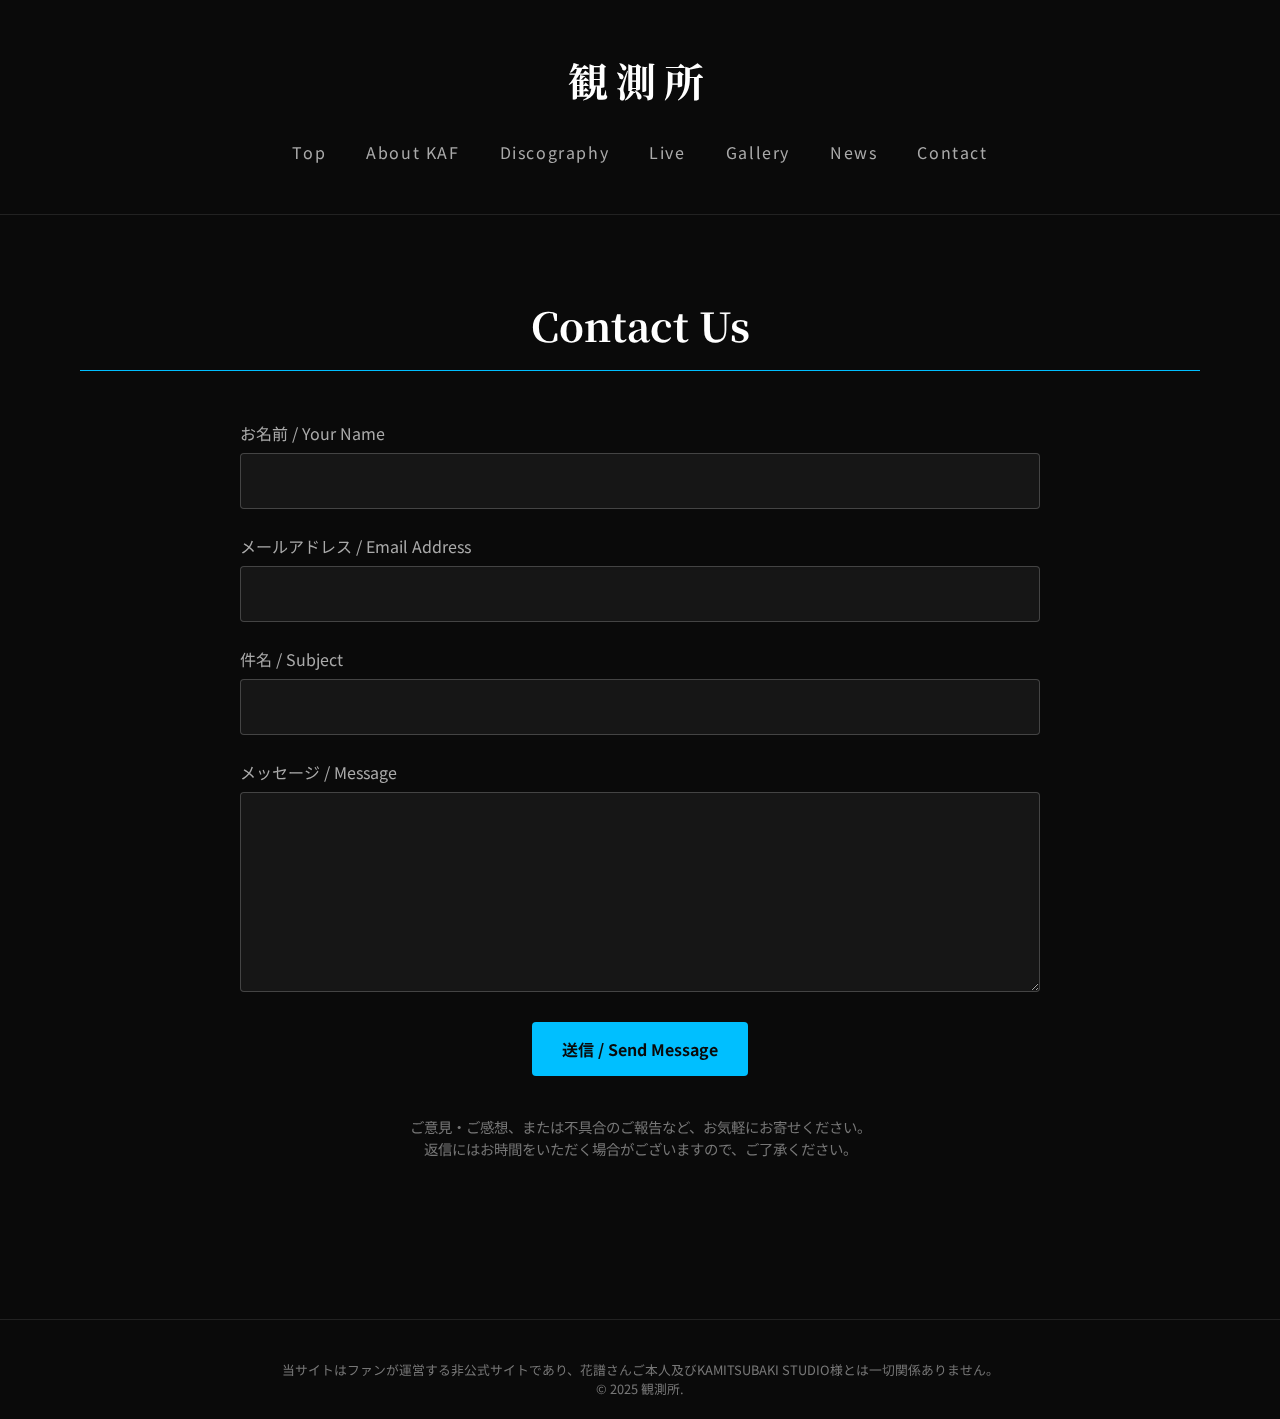
<file: contact.html>
<!DOCTYPE html>
<html lang="ja">
<head>
    <meta charset="UTF-8">
    <meta name="viewport" content="width=device-width, initial-scale=1.0">
    <title>Contact - 観測所</title>

    <!-- CSSの読み込み -->
    <link rel="stylesheet" href="style_reset.css">
    <link rel="stylesheet" href="style_loader.css">
    <link rel="stylesheet" href="style_common.css">
    <link rel="stylesheet" href="style_animation.css">
    <link rel="stylesheet" href="style_page_contact.css"> <!-- このページ専用CSS -->
    
    <!-- Google Fonts -->
    <link rel="preconnect" href="https://fonts.googleapis.com">
    <link rel="preconnect" href="https://fonts.gstatic.com" crossorigin>
    <link href="https://fonts.googleapis.com/css2?family=Noto+Sans+JP:wght@400;700&family=Noto+Serif+JP:wght@400;700&display=swap" rel="stylesheet">
</head>
<body>

    <!-- ローディング画面 -->
    <div id="loader">KAF</div>

    <header class="site-header">
        <div class="site-title">
            <a href="index.html"><h1>観測所</h1></a>
        </div>
        <nav>
            <ul>
                <li><a href="index.html">Top</a></li>
                <li><a href="about.html">About KAF</a></li>
                <li><a href="discography.html">Discography</a></li>
                <li><a href="live.html">Live</a></li>
                <li><a href="gallery.html">Gallery</a></li>
                <li><a href="news.html">News</a></li>
                <li><a href="contact.html">Contact</a></li>
            </ul>
        </nav>
    </header>

    <main>
        <div class="content-wrapper fade-in">
            <h2 class="section-title">Contact Us</h2>
            
            <form class="contact-form" action="#" method="POST">
                <div class="form-group">
                    <label for="name">お名前 / Your Name</label>
                    <input type="text" id="name" name="name" class="form-input" required>
                </div>
                <div class="form-group">
                    <label for="email">メールアドレス / Email Address</label>
                    <input type="email" id="email" name="email" class="form-input" required>
                </div>
                <div class="form-group">
                    <label for="subject">件名 / Subject</label>
                    <input type="text" id="subject" name="subject" class="form-input">
                </div>
                <div class="form-group">
                    <label for="message">メッセージ / Message</label>
                    <textarea id="message" name="message" class="form-input" required></textarea>
                </div>
                <div class="form-group" style="text-align: center;">
                    <button type="submit" class="submit-button">送信 / Send Message</button>
                </div>
            </form>

            <p class="form-note">
                ご意見・ご感想、または不具合のご報告など、お気軽にお寄せください。<br>
                返信にはお時間をいただく場合がございますので、ご了承ください。
            </p>
        </div>
    </main>

    <footer class="site-footer">
        <p>当サイトはファンが運営する非公式サイトであり、花譜さんご本人及びKAMITSUBAKI STUDIO様とは一切関係ありません。</p>
        <p>&copy; 2025 観測所.</p>
    </footer>

    <!-- JavaScriptの読み込み -->
    <script src="script_loader.js"></script>
    <script src="script_main.js"></script>
    <script src="script_animation_control.js"></script>
</body>
</html>
</file>
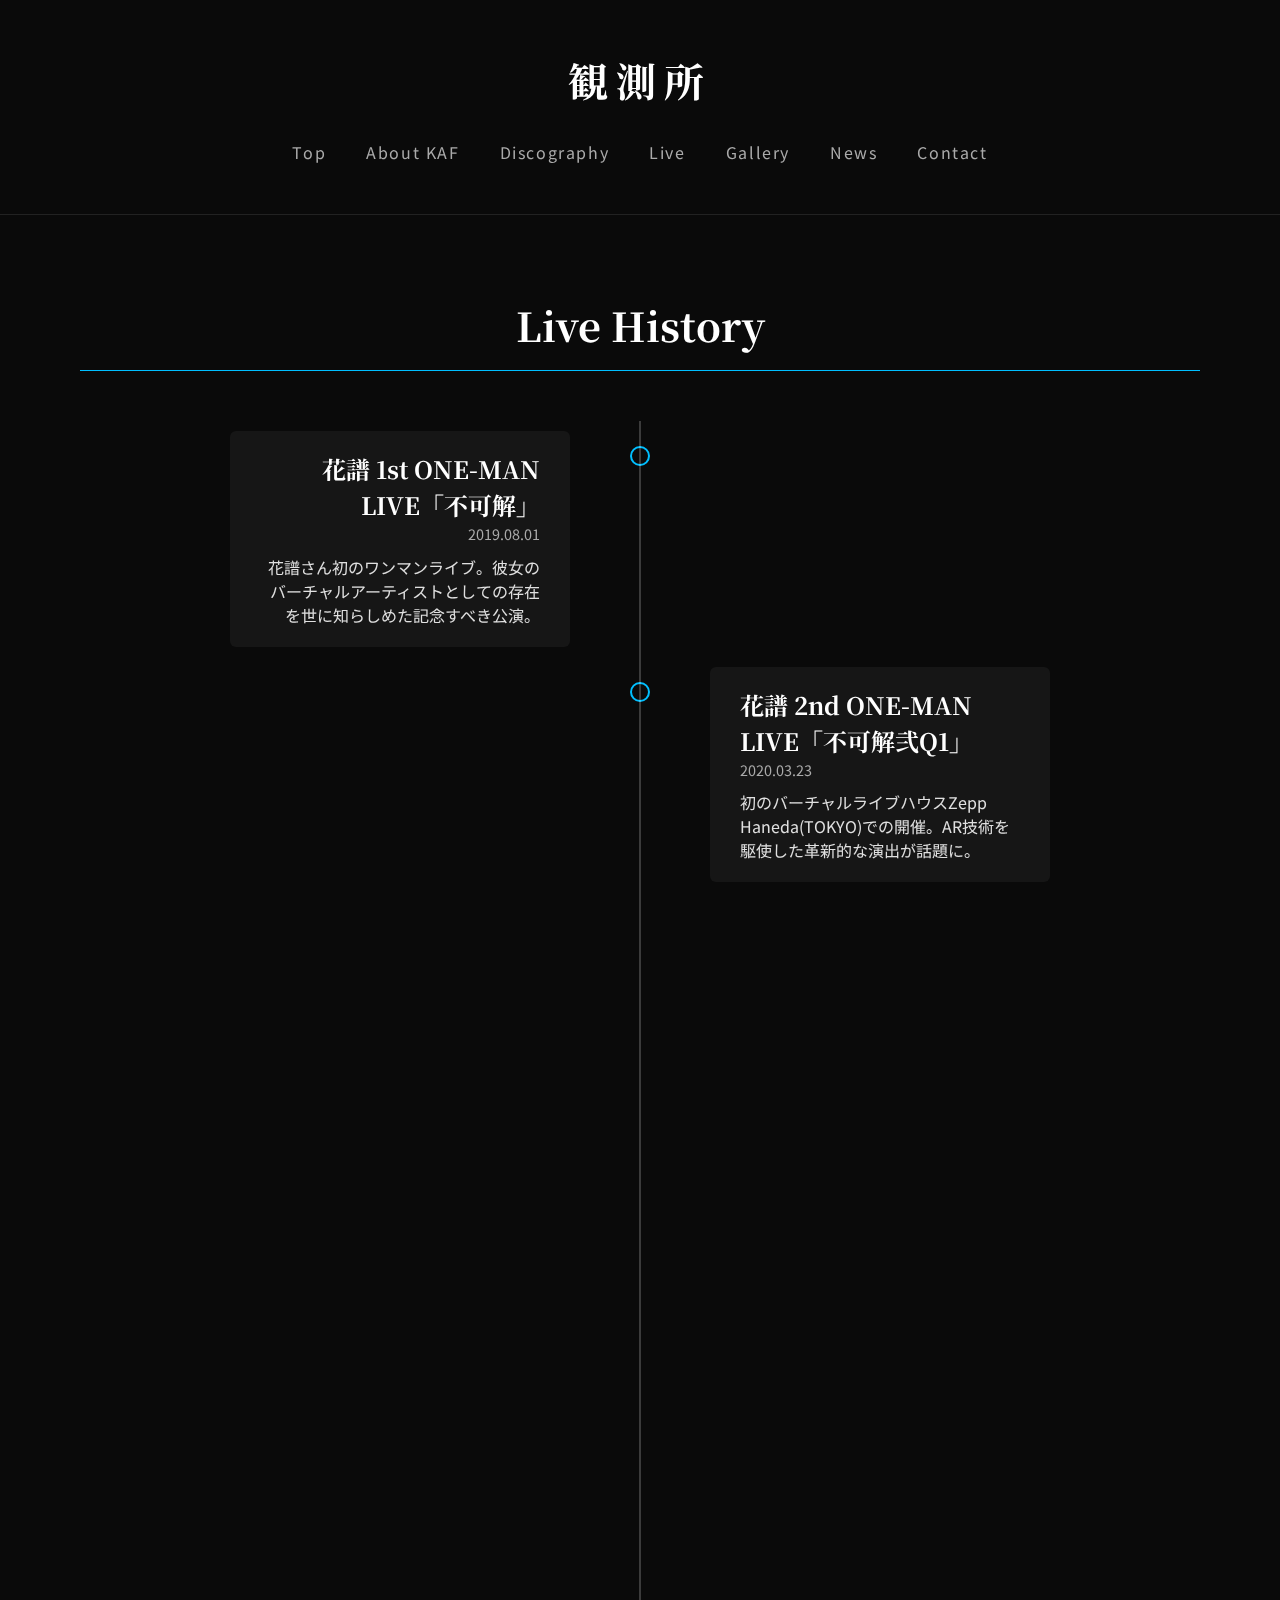
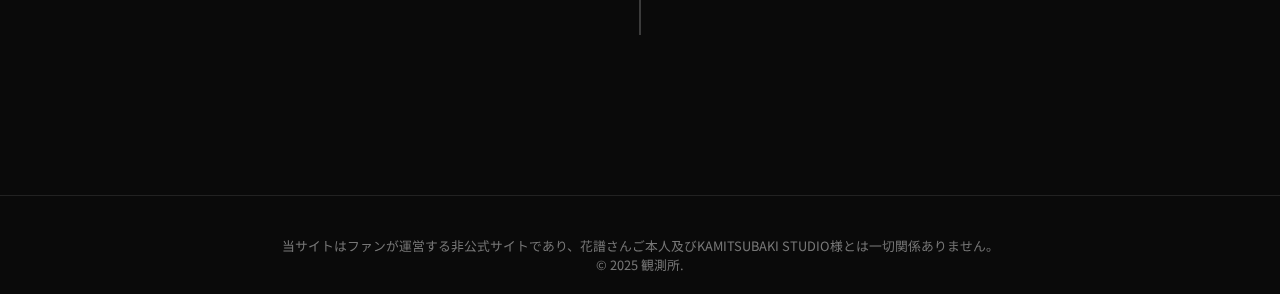
<file: live.html>
<!DOCTYPE html>
<html lang="ja">
<head>
    <meta charset="UTF-8">
    <meta name="viewport" content="width=device-width, initial-scale=1.0">
    <title>Live History - 観測所</title>

    <!-- CSSの読み込み -->
    <link rel="stylesheet" href="style_reset.css">
    <link rel="stylesheet" href="style_loader.css">
    <link rel="stylesheet" href="style_common.css">
    <link rel="stylesheet" href="style_animation.css">
    <link rel="stylesheet" href="style_page_live.css"> <!-- このページ専用CSS -->
    
    <!-- Google Fonts -->
    <link rel="preconnect" href="https://fonts.googleapis.com">
    <link rel="preconnect" href="https://fonts.gstatic.com" crossorigin>
    <link href="https://fonts.googleapis.com/css2?family=Noto+Sans+JP:wght@400;700&family=Noto+Serif+JP:wght@400;700&display=swap" rel="stylesheet">
</head>
<body>

    <!-- ローディング画面 -->
    <div id="loader">KAF</div>

    <header class="site-header">
        <div class="site-title">
            <a href="index.html"><h1>観測所</h1></a>
        </div>
        <nav>
            <ul>
                <li><a href="index.html">Top</a></li>
                <li><a href="about.html">About KAF</a></li>
                <li><a href="discography.html">Discography</a></li>
                <li><a href="live.html">Live</a></li>
                <li><a href="gallery.html">Gallery</a></li>
                <li><a href="news.html">News</a></li>
                <li><a href="contact.html">Contact</a></li>
            </ul>
        </nav>
    </header>

    <main>
        <div class="content-wrapper fade-in">
            <h2 class="section-title">Live History</h2>
            
            <div class="timeline">
                <!-- ライブイベント1 -->
                <div class="timeline-item left fade-in">
                    <div class="timeline-content">
                        <h3>花譜 1st ONE-MAN LIVE「不可解」</h3>
                        <time datetime="2019-08-01">2019.08.01</time>
                        <p>花譜さん初のワンマンライブ。彼女のバーチャルアーティストとしての存在を世に知らしめた記念すべき公演。</p>
                    </div>
                </div>
                
                <!-- ライブイベント2 -->
                <div class="timeline-item right fade-in">
                    <div class="timeline-content">
                        <h3>花譜 2nd ONE-MAN LIVE「不可解弐Q1」</h3>
                        <time datetime="2020-03-23">2020.03.23</time>
                        <p>初のバーチャルライブハウスZepp Haneda(TOKYO)での開催。AR技術を駆使した革新的な演出が話題に。</p>
                    </div>
                </div>

                <!-- ライブイベント3 -->
                <div class="timeline-item left fade-in">
                    <div class="timeline-content">
                        <h3>花譜 2nd ONE-MAN LIVE「不可解弐Q2」</h3>
                        <time datetime="2020-10-10">2020.10.10</time>
                        <p>「不可解弐」シリーズの第二弾。より深化した表現とゲストアーティストとの共演。</p>
                    </div>
                </div>

                <!-- ライブイベント4 -->
                <div class="timeline-item right fade-in">
                    <div class="timeline-content">
                        <h3>花譜 2nd ONE-MAN LIVE「不可解弐REBUILDING」</h3>
                        <time datetime="2021-03-21">2021.03.21</time>
                        <p>「不可解弐」シリーズを再構築した集大成となる公演。数々の名シーンが生まれた。</p>
                    </div>
                </div>

                <!-- ライブイベント5 -->
                <div class="timeline-item left fade-in">
                    <div class="timeline-content">
                        <h3>花譜 3rd ONE-MAN LIVE「不可解参(狂)」</h3>
                        <time datetime="2022-08-24">2022.08.24</time>
                        <p>日本武道館で開催された、バーチャルシンガー史上初の快挙を成し遂げた伝説のライブ。</p>
                    </div>
                </div>

                <!-- 必要に応じて、ここにさらに多くのライブ情報を追加してください -->
            </div>
        </div>
    </main>

    <footer class="site-footer">
        <p>当サイトはファンが運営する非公式サイトであり、花譜さんご本人及びKAMITSUBAKI STUDIO様とは一切関係ありません。</p>
        <p>&copy; 2025 観測所.</p>
    </footer>

    <!-- JavaScriptの読み込み -->
    <script src="script_loader.js"></script>
    <script src="script_main.js"></script>
    <script src="script_animation_control.js"></script>
</body>
</html>
</file>
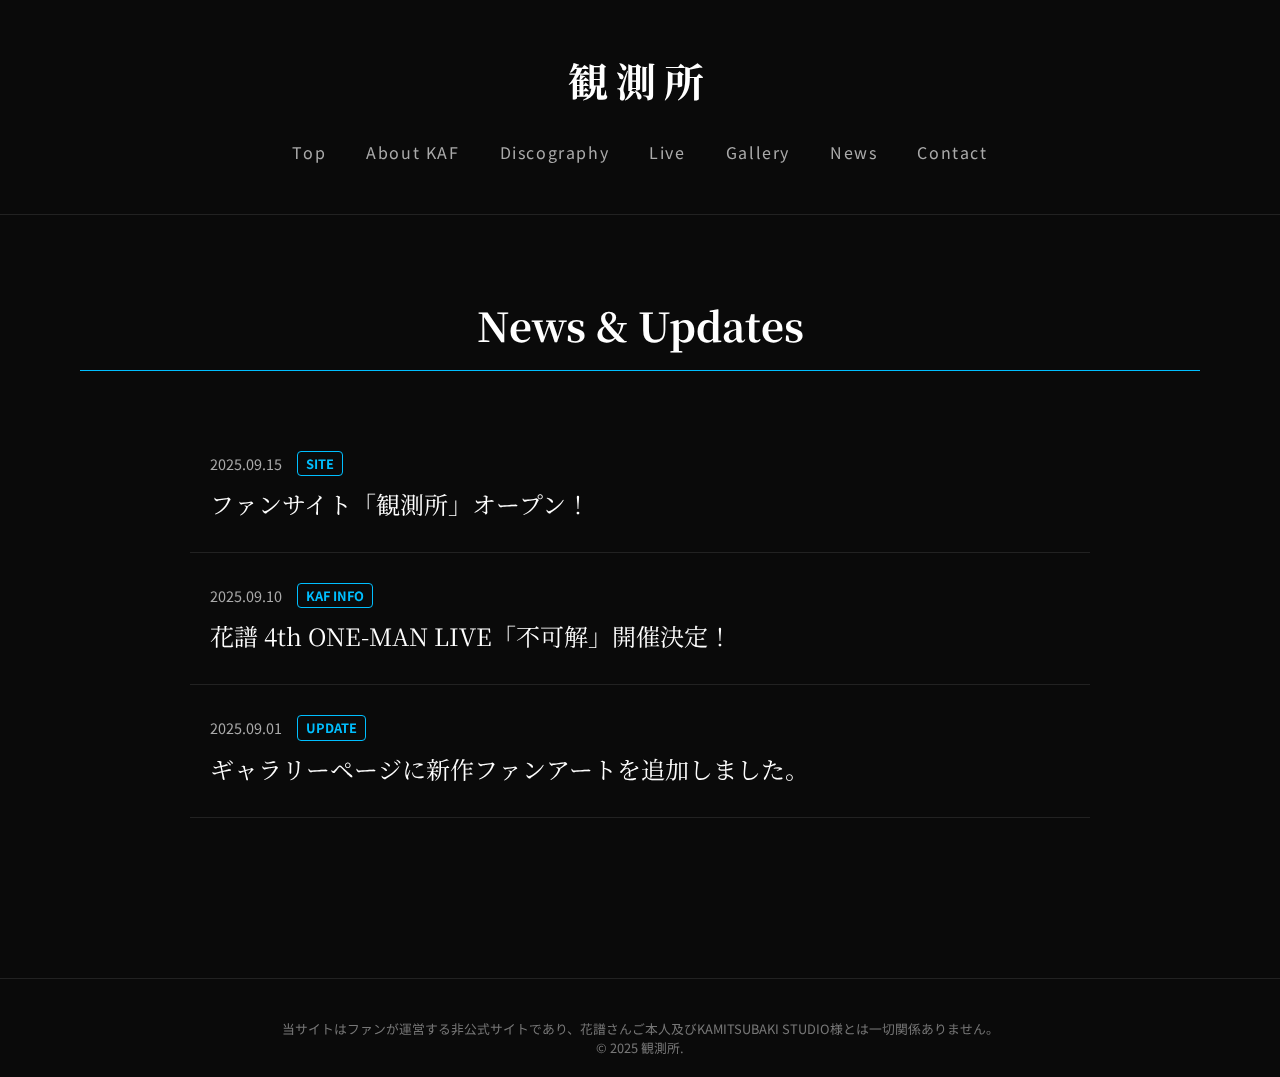
<file: news.html>
<!DOCTYPE html>
<html lang="ja">
<head>
    <meta charset="UTF-8">
    <meta name="viewport" content="width=device-width, initial-scale=1.0">
    <title>News - 観測所</title>

    <!-- CSSの読み込み -->
    <link rel="stylesheet" href="style_reset.css">
    <link rel="stylesheet" href="style_loader.css">
    <link rel="stylesheet" href="style_common.css">
    <link rel="stylesheet" href="style_animation.css">
    <link rel="stylesheet" href="style_page_news.css"> <!-- このページ専用CSS -->
    
    <!-- Google Fonts -->
    <link rel="preconnect" href="https://fonts.googleapis.com">
    <link rel="preconnect" href="https://fonts.gstatic.com" crossorigin>
    <link href="https://fonts.googleapis.com/css2?family=Noto+Sans+JP:wght@400;700&family=Noto+Serif+JP:wght@400;700&display=swap" rel="stylesheet">
</head>
<body>

    <!-- ローディング画面 -->
    <div id="loader">KAF</div>

    <header class="site-header">
        <div class="site-title">
            <a href="index.html"><h1>観測所</h1></a>
        </div>
        <nav>
            <ul>
                <li><a href="index.html">Top</a></li>
                <li><a href="about.html">About KAF</a></li>
                <li><a href="discography.html">Discography</a></li>
                <li><a href="live.html">Live</a></li>
                <li><a href="gallery.html">Gallery</a></li>
                <li><a href="news.html">News</a></li>
                <li><a href="contact.html">Contact</a></li>
            </ul>
        </nav>
    </header>

    <main>
        <div class="content-wrapper fade-in">
            <h2 class="section-title">News & Updates</h2>
            
            <ul class="news-list">
                <!-- ニュース記事1 -->
                <li class="news-item fade-in">
                    <a href="#">
                        <div class="news-meta">
                            <span class="news-date">2025.09.15</span>
                            <span class="news-category">SITE</span>
                        </div>
                        <h3 class="news-title">ファンサイト「観測所」オープン！</h3>
                    </a>
                </li>
                <!-- ニュース記事2 -->
                <li class="news-item fade-in">
                    <a href="#">
                        <div class="news-meta">
                            <span class="news-date">2025.09.10</span>
                            <span class="news-category">KAF INFO</span>
                        </div>
                        <h3 class="news-title">花譜 4th ONE-MAN LIVE「不可解」開催決定！</h3>
                    </a>
                </li>
                <!-- ニュース記事3 -->
                <li class="news-item fade-in">
                    <a href="#">
                        <div class="news-meta">
                            <span class="news-date">2025.09.01</span>
                            <span class="news-category">UPDATE</span>
                        </div>
                        <h3 class="news-title">ギャラリーページに新作ファンアートを追加しました。</h3>
                    </a>
                </li>
                <!-- 必要に応じて、ここにさらにニュース記事を追加してください -->
            </ul>
        </div>
    </main>

    <footer class="site-footer">
        <p>当サイトはファンが運営する非公式サイトであり、花譜さんご本人及びKAMITSUBAKI STUDIO様とは一切関係ありません。</p>
        <p>&copy; 2025 観測所.</p>
    </footer>

    <!-- JavaScriptの読み込み -->
    <script src="script_loader.js"></script>
    <script src="script_main.js"></script>
    <script src="script_animation_control.js"></script>
</body>
</html>
</file>
<file: style_loader.css>
/*
  style_loader.css
  ---
  サイト訪問時に表示されるローディングオーバーレイのスタイル。
  JavaScriptによって '.loaded' クラスが付与されるとフェードアウトする。
*/

#loader {
    position: fixed; /* 画面全体に固定 */
    top: 0;
    left: 0;
    width: 100%;
    height: 100%;
    background: #0a0a0a; /* サイトの基本背景色と同じにする */
    z-index: 9999; /* 常に最前面に表示 */
    
    /* 以下、中央揃えのための魔法の呪文 */
    display: flex;
    justify-content: center;
    align-items: center;
    
    /* 表示される文字のスタイル */
    color: #fff;
    font-family: 'Noto Serif JP', serif;
    font-size: 1.5rem;
    letter-spacing: 0.3em;
    
    /* アニメーションの設定 */
    transition: opacity 0.8s ease-in-out, visibility 0.8s;
}

/* 点滅するカーソルを疑似要素で作成 */
#loader::after {
    content: '▋';
    animation: blink 1s step-end infinite;
}

/* JavaScriptによってこのクラスが追加されると、透明になって消える */
#loader.loaded {
    opacity: 0;
    visibility: hidden; /* アニメーション後に完全に非表示にし、クリック等を無効化 */
}

/* 点滅アニメーションの定義 */
@keyframes blink {
    50% {
        opacity: 0;
    }
}
</file>
<file: style_common.css>
/*
  style_common.css
  ---
  サイト全体で共通して使用される基盤スタイル。
  背景、基本的なタイポグラフィ、ヘッダー、フッター、共有レイアウトなどを定義する。
*/

/* --- Google Fonts の読み込み --- */
@import url('https://fonts.googleapis.com/css2?family=Noto+Sans+JP:wght@400;700&family=Noto+Serif+JP:wght@400;700&display=swap');

/* --- HTMLとBodyの基本設定 --- */
html {
  /* スムーズなスクロールを実現 */
  scroll-behavior: smooth;
}

body {
  background-color: #0a0a0a;
  color: #e0e0e0;
  font-family: 'Noto Sans JP', sans-serif; /* 基本フォント */
  -webkit-font-smoothing: antialiased; /* 文字のアンチエイリアスを滑らかに */
  text-align: center;
}

/* --- 背景ノイズテクスチャ --- */
body::before {
  content: '';
  position: fixed;
  top: 0;
  left: 0;
  width: 100vw;
  height: 100vh;
  background-image: url('https://www.transparenttextures.com/patterns/stardust.png');
  opacity: 0.05;
  z-index: -1; /* コンテンツの背後に配置 */
  pointer-events: none;
}

/* --- ヘッダー --- */
.site-header {
  padding: 50px 20px;
  border-bottom: 1px solid rgba(255, 255, 255, 0.1);
}

.site-title a {
  display: inline-block; /* アニメーションの基点にするため */
}

.site-title h1 {
  font-family: 'Noto Serif JP', serif;
  font-size: 2.5rem;
  color: #fff;
  margin: 0;
  letter-spacing: 0.2em;
  font-weight: 700;
  transition: transform 0.3s, color 0.3s;
}

.site-title a:hover h1 {
  transform: scale(1.05);
  color: #00bfff;
}

/* --- ナビゲーション --- */
nav {
  margin-top: 30px;
}

nav ul {
  display: flex; /* 横並び */
  justify-content: center; /* 中央揃え */
  gap: 20px; /* 項目間のスペース */
}

nav a {
  color: #aaa;
  font-size: 1rem;
  letter-spacing: 0.1em;
  padding: 10px;
  position: relative;
  transition: color 0.3s;
}
nav a:hover {
  color: #fff;
}
nav a::before,
nav a::after {
  content: '';
  position: absolute;
  width: 1px;
  height: 0;
  background: #00bfff;
  transition: height 0.2s;
}
nav a::before { top: 0; left: 0; }
nav a::after { bottom: 0; right: 0; }
nav a:hover::before,
nav a:hover::after { height: 100%; }

/* --- 共通レイアウト --- */
.content-wrapper {
  max-width: 1200px;
  margin: 0 auto;
  padding: 80px 40px;
}

.section-title {
  font-family: 'Noto Serif JP', serif;
  font-size: 2.5rem;
  color: #fff;
  border-bottom: 1px solid #00bfff;
  padding-bottom: 15px;
  margin-bottom: 50px;
}

.text-content {
  text-align: left;
  line-height: 2;
  max-width: 800px;
  margin: 0 auto;
}

/* --- フッター --- */
.site-footer {
  padding: 40px 20px 20px;
  font-size: 0.8rem;
  color: #777;
  margin-top: 80px;
  border-top: 1px solid rgba(255, 255, 255, 0.1);
}
</file>
<file: style_animation.css>
/*
  style_animation.css
  ---
  サイト全体で再利用可能な、汎用的なアニメーション効果を定義する。
  主に JavaScript と連携して、要素が表示領域に入った際などに使用されることを想定。
*/


/* 
  フェードイン（初期状態：非表示）
  ==========================================
  使い方：
  アニメーションさせたい要素に .fade-in クラスを追加する。
  JavaScript側で、画面内に入ったタイミングなどで .is-visible クラスを付与すると
  アニメーションが開始される。
*/

.fade-in {
    opacity: 0;
    transform: translateY(20px); /* 少し下から浮かび上がる */
    transition: opacity 0.8s cubic-bezier(0.25, 0.46, 0.45, 0.94), 
                transform 0.8s cubic-bezier(0.25, 0.46, 0.45, 0.94);
}

.fade-in.is-visible {
    opacity: 1;
    transform: translateY(0);
}


/* 
  ボディ全体のフェードイン
  ==========================================
  ローディング完了後にページ本体を表示するためのアニメーション。
  style_common.css 内の body タグに直接適用される。
*/

@keyframes fadeInBody {
    from {
        opacity: 0;
    }
    to {
        opacity: 1;
    }
}
</file>
<file: style_page_contact.css>
/*
  style_page_contact.css
  ---
  コンタクトページ (contact.html) 固有のスタイル。
  メッセージ投稿用のフォーム要素のデザインを定義する。
*/

.contact-form {
  max-width: 800px;
  margin: 0 auto;
  text-align: left;
}

.form-group {
  margin-bottom: 25px;
}

.form-group label {
  display: block;
  margin-bottom: 8px;
  color: #aaa;
}

/* 共通のインプットスタイル */
.form-input {
  width: 100%;
  background-color: rgba(255, 255, 255, 0.05);
  border: 1px solid rgba(255, 255, 255, 0.2);
  border-radius: 4px;
  padding: 15px;
  color: #fff;
  transition: border-color 0.3s, box-shadow 0.3s;
}

/* フォーカスが当たった時のスタイル */
.form-input:focus {
  outline: none;
  border-color: #00bfff;
  box-shadow: 0 0 10px rgba(0, 191, 255, 0.3);
}

textarea.form-input {
  min-height: 200px;
  resize: vertical; /* 縦方向のみリサイズ可能に */
}

.submit-button {
  background-color: #00bfff;
  color: #0a0a0a;
  font-weight: bold;
  border: none;
  padding: 15px 30px;
  border-radius: 4px;
  cursor: pointer;
  transition: background-color 0.3s, transform 0.3s;
  display: inline-block;
  width: auto;
}

.submit-button:hover {
  background-color: #fff;
  transform: scale(1.05);
}

.form-note {
  margin-top: 40px;
  font-size: 0.9rem;
  color: #777;
  text-align: center;
}
</file>
<file: style_page_live.css>
/*
  style_page_live.css
  ---
  ライブ履歴ページ (live.html) 固有のスタイル。
  時系列に沿ったイベントリストを、中央の縦線を持つタイムライン形式で表示する。
*/

.timeline {
  position: relative;
  max-width: 900px;
  margin: 0 auto;
}

/* 中央を貫くタイムラインの縦線 */
.timeline::after {
  content: '';
  position: absolute;
  width: 2px;
  background-color: rgba(255, 255, 255, 0.2);
  top: 0;
  bottom: 0;
  left: 50%;
  margin-left: -1px;
}

.timeline-item {
  padding: 10px 40px;
  position: relative;
  width: 50%;
}

/* 各アイテムの丸いマーカー */
.timeline-item::after {
  content: '';
  position: absolute;
  width: 20px;
  height: 20px;
  background-color: #0a0a0a;
  border: 2px solid #00bfff;
  border-radius: 50%;
  top: 25px;
  z-index: 1;
}

/* タイムラインの左側に配置されるアイテム */
.timeline-item.left {
  left: 0;
  padding-right: 70px;
  text-align: right;
}

.timeline-item.left::after {
  right: -10px; /* マーカーを中央線上に配置 */
}

/* タイムラインの右側に配置されるアイテム */
.timeline-item.right {
  left: 50%;
  padding-left: 70px;
  text-align: left;
}

.timeline-item.right::after {
  left: -10px; /* マーカーを中央線上に配置 */
}


.timeline-content {
  padding: 20px 30px;
  background: rgba(255, 255, 255, 0.05);
  border-radius: 6px;
  position: relative;
}

.timeline-content h3 {
  font-family: 'Noto Serif JP', serif;
  font-size: 1.5rem;
  color: #fff;
}

.timeline-content time {
  display: block;
  font-size: 0.9rem;
  color: #aaa;
  margin-bottom: 10px;
}

/* レスポンシブ対応 (スマホ表示) */
@media (max-width: 768px) {
  /* タイムラインの中央線を左に寄せる */
  .timeline::after {
    left: 20px;
  }

  /* 全てのアイテムを右側に配置 */
  .timeline-item {
    width: 100%;
    padding-left: 50px;
    padding-right: 20px;
  }
  
  .timeline-item.left,
  .timeline-item.right {
    left: 0;
    text-align: left;
  }
  
  .timeline-item.left::after,
  .timeline-item.right::after {
    left: 10px; /* マーカーを左の線上に */
  }
}
</file>
<file: style_page_news.css>
/*
  style_page_news.css
  ---
  お知らせ・ブログページ (news.html) 固有のスタイル。
  記事の一覧と、各記事へのリンクを持つリスト形式のデザインを定義する。
*/

.news-list {
  list-style: none;
  padding: 0;
  max-width: 900px;
  margin: 0 auto;
}

.news-item {
  border-bottom: 1px solid rgba(255, 255, 255, 0.1);
}

.news-item a {
  display: block;
  padding: 30px 20px;
  text-align: left;
  transition: background-color 0.3s;
}

.news-item a:hover {
  background-color: rgba(255, 255, 255, 0.05);
}

.news-meta {
  display: flex;
  align-items: center;
  gap: 15px;
  margin-bottom: 10px;
}

.news-date {
  color: #aaa;
  font-size: 0.9rem;
}

.news-category {
  color: #00bfff;
  font-size: 0.8rem;
  font-weight: bold;
  border: 1px solid #00bfff;
  padding: 2px 8px;
  border-radius: 4px;
}

.news-title {
  font-family: 'Noto Serif JP', serif;
  font-size: 1.5rem;
  color: #fff;
  font-weight: normal;
  margin: 0;
}
</file>
